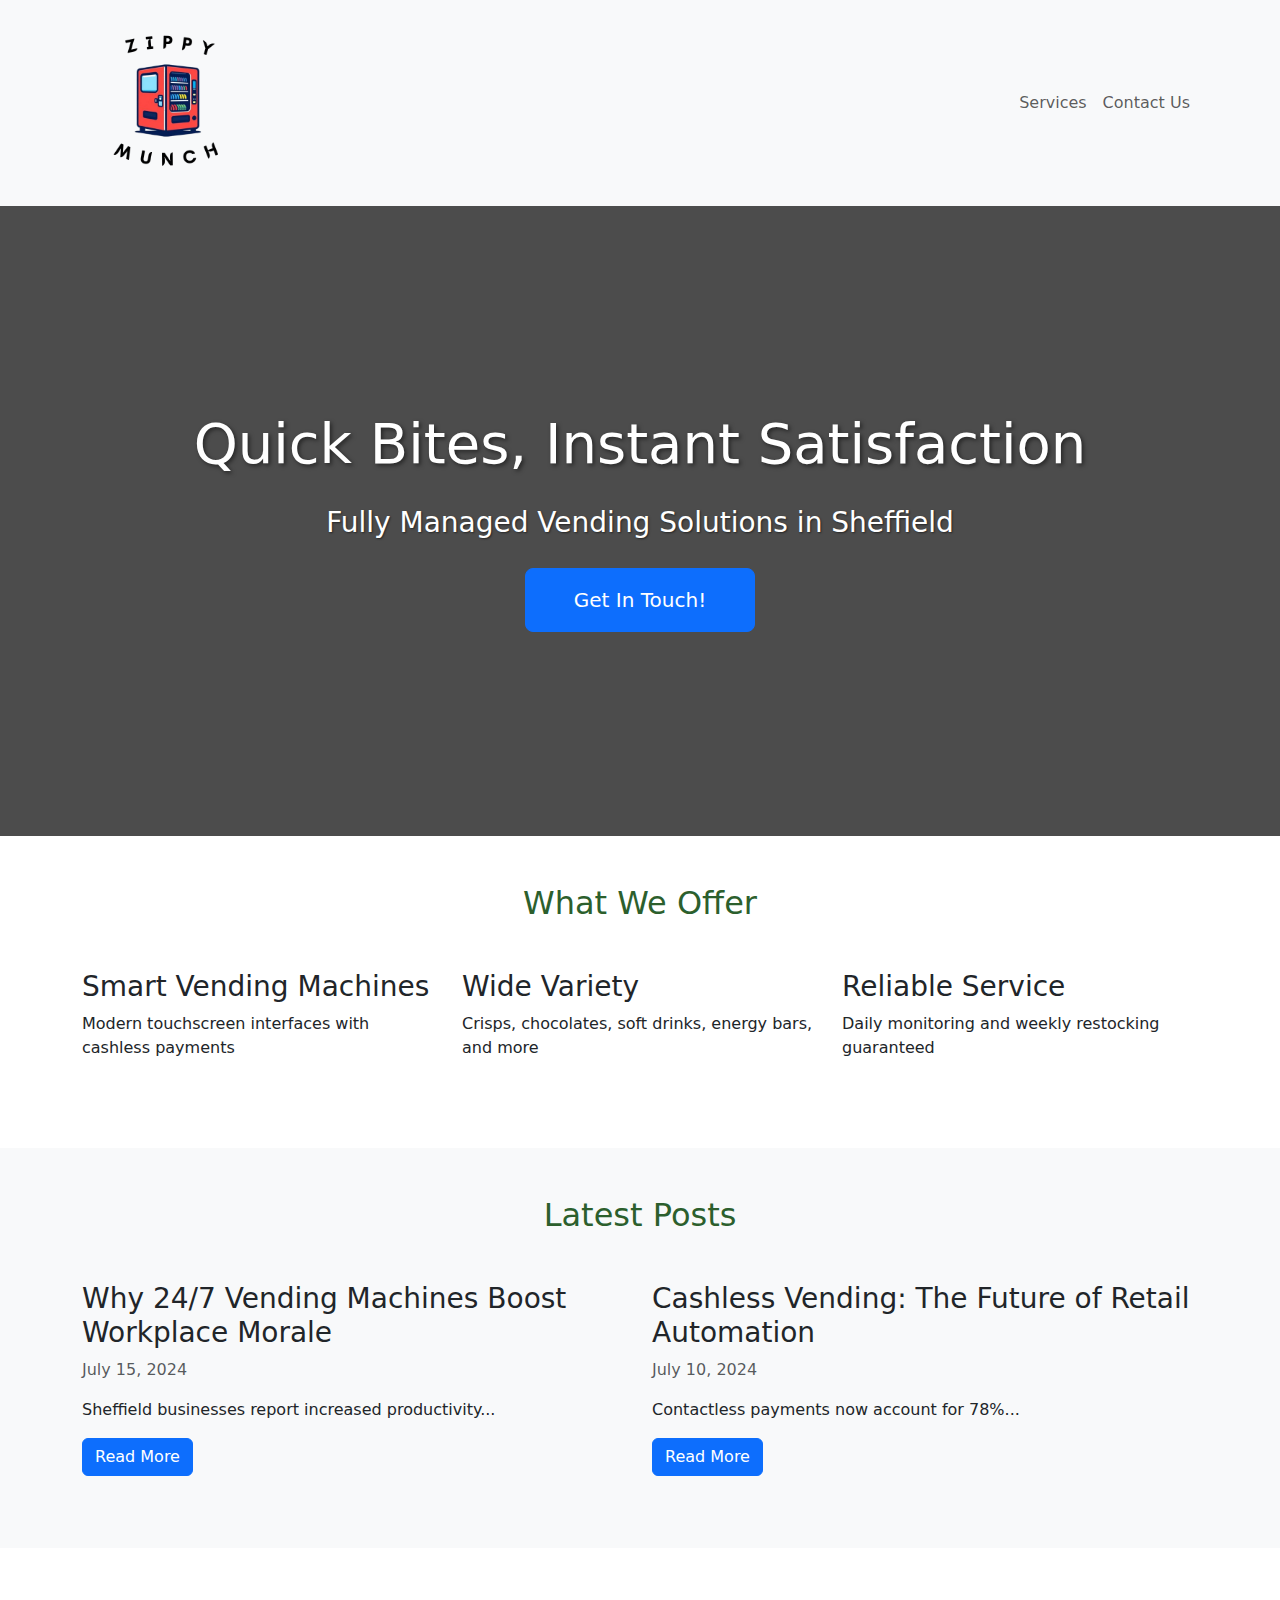
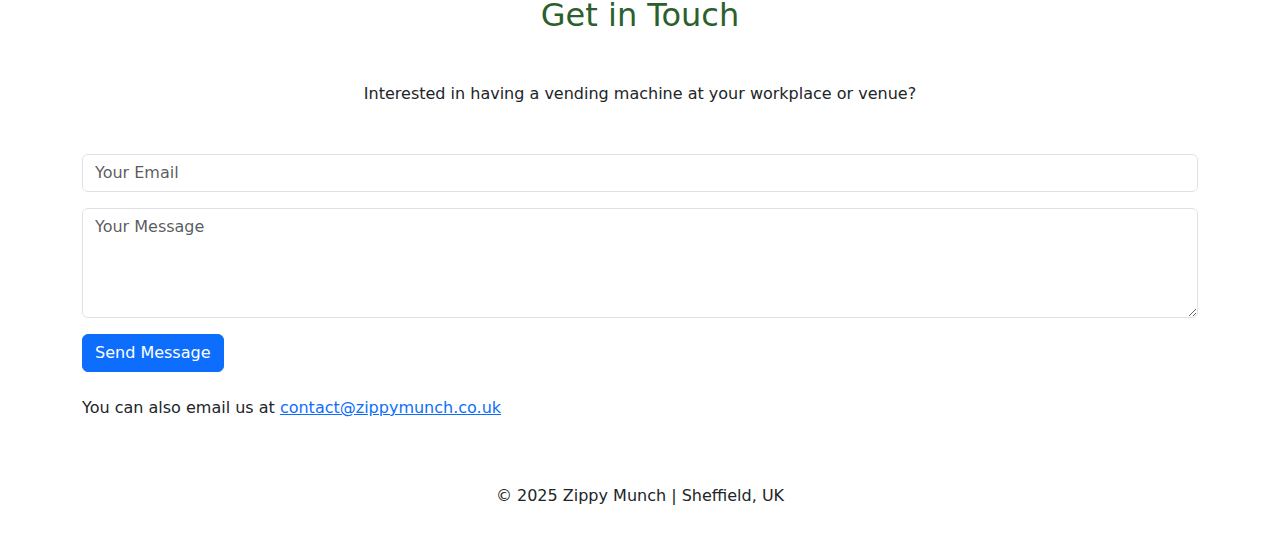
<file: index.html>
<!DOCTYPE html>
<html lang="en">
<head>
    <meta charset="UTF-8">
    <meta name="viewport" content="width=device-width, initial-scale=1.0">
    
    <!-- Primary Meta Tags -->
    <title>Zippy Munch | 24/7 Snack & Drink Vending Machines in Sheffield | Fully Managed Service</title>
    <meta name="description" content="Sheffield's premier 24/7 vending machine service. Stocking crisps, chocolates, cold drinks & snacks. Hassle-free installation, cashless payments & daily restocking. Serving offices, schools & public spaces across South Yorkshire.">

    <!-- Social Media Meta Tags -->
    <meta property="og:type" content="website">
    <meta property="og:title" content="Zippy Munch | 24/7 Vending Solutions in Sheffield">
    <meta property="og:description" content="Your late-night snack partner across Sheffield - Crisps, Drinks & Automated Service">
    <meta property="og:image" content="https://zippymunch.co.uk/hero.jpg">
    <meta property="og:url" content="https://zippymunch.co.uk">

    <!-- Twitter Card -->
    <meta name="twitter:card" content="summary_large_image">
    <meta name="twitter:title" content="Zippy Munch | Sheffield's Smart Vending Service">
    <meta name="twitter:description" content="24/7 snack & drink machines with cashless payments. Serving Sheffield since 2024.">
    <meta name="twitter:image" content="https://zippymunch.co.uk/logo.png">

    <!-- Geo Tags -->
    <meta name="geo.region" content="GB-SHF">
    <meta name="geo.placename" content="Sheffield">
    <meta name="ICBM" content="53.36113677218163,  -1.4005928585037573">

    <!-- Bootstrap CSS -->
    <link href="https://cdn.jsdelivr.net/npm/bootstrap@5.3.0/dist/css/bootstrap.min.css" rel="stylesheet">
    
    <!-- Schema.org Structured Data -->
    <script type="application/ld+json">
    {
        "@context": "https://schema.org",
        "@type": "LocalBusiness",
        "name": "Zippy Munch",
        "image": "https://zippymunch.co.uk/logo.png",
        "url": "https://zippymunch.co.uk",
        "telephone": "+447350680445",
        "address": {
            "@type": "PostalAddress",
            "addressLocality": "Sheffield",
            "postalCode": "S13 8LN",
            "streetAddress": "Richmond Hill Road"
        },
        "geo": {
            "@type": "GeoCoordinates",
            "latitude": 53.36113677218163,
            "longitude":  -1.4005928585037573
        },
        "openingHoursSpecification": {
            "@type": "OpeningHoursSpecification",
            "dayOfWeek": ["Monday","Tuesday","Wednesday","Thursday","Friday","Saturday","Sunday"],
            "opens": "00:00",
            "closes": "23:59"
        }
    }
    </script>

    <!-- Custom Styles -->
    <style>
        .brand-color { color: #2c5f2d; }
        
        .hero-section { 
            position: relative;
            min-height: 500px;
            height: 70vh;
            max-height: 800px;
            background: 
                linear-gradient(rgba(0,0,0,0.7), rgba(0,0,0,0.7)),
                url('https://raw.githubusercontent.com/zippymunch/zippymunch.co.uk/main/hero.jpg') center/cover;
            display: flex;
            align-items: center;
        }

        /* Mobile-first adjustments */
        @media (max-width: 768px) {
            .hero-section h1 {
                font-size: 2.2rem !important;
                padding: 0 15px;
            }
            
            .hero-section .lead {
                font-size: 1.2rem !important;
                padding: 0 20px;
            }
            
            .hero-section {
                background-position: 65% center;
            }
        }

        /* Large desktop optimization */
        @media (min-width: 1600px) {
            .hero-section {
                background-size: contain;
            }
        }

        .logo {
            transition: all 0.3s ease;
            width: auto;
            max-width: 250px;
        }

        @media (max-width: 992px) {
            .logo {
                max-width: 160px !important;
                padding: 8px 0;
            }
            
            .navbar {
                padding: 0.5rem 1rem;
            }
        }

        @media (max-width: 576px) {
            .logo {
                max-width: 120px !important;
            }
        }
    </style>
</head>
<body>
    <!-- Navbar -->
<nav class="navbar navbar-expand-lg navbar-light bg-light">
    <div class="container">
        <a class="navbar-brand" href="#">
            <img src="logo.png" 
                 alt="Zippy Munch" 
                 class="logo img-fluid"
                 style="max-width: 180px; height: auto;">
        </a>
        <button class="navbar-toggler" type="button" 
                data-bs-toggle="collapse" 
                data-bs-target="#navbarNav">
            <span class="navbar-toggler-icon"></span>
        </button>
            <div class="collapse navbar-collapse" id="navbarNav">
                <ul class="navbar-nav ms-auto">
                    <li class="nav-item"><a class="nav-link" href="#services">Services</a></li>
                    <li class="nav-item"><a class="nav-link" href="#contact">Contact Us</a></li>
                </ul>
            </div>
        </div>
    </nav>

<section class="hero-section" aria-label="Zippy Munch vending solutions">
    <div class="container text-white text-center px-3">
        <h1 class="display-4 mb-4" style="text-shadow: 2px 2px 4px rgba(0,0,0,0.5);">
            Quick Bites, Instant Satisfaction
        </h1>
        <p class="lead fs-3 mb-4" style="text-shadow: 1px 1px 2px rgba(0,0,0,0.5);">
            Fully Managed Vending Solutions in Sheffield
        </p>
        <a href="#contact" class="btn btn-primary btn-lg px-5 py-3">
            Get In Touch!
        </a>
    </div>
</section>

    <!-- Updated Services Section -->
    <section id="services" class="py-5">
        <div class="container">
            <h2 class="text-center mb-5 brand-color">What We Offer</h2>
            <div class="row">
                <div class="col-md-4 mb-4">
                    <h3>Smart Vending Machines</h3>
                    <p>Modern touchscreen interfaces with cashless payments</p>
                </div>
                <div class="col-md-4 mb-4">
                    <h3>Wide Variety</h3>
                    <p>Crisps, chocolates, soft drinks, energy bars, and more</p>
                </div>
                <div class="col-md-4 mb-4">
                    <h3>Reliable Service</h3>
                    <p>Daily monitoring and weekly restocking guaranteed</p>
                </div>
            </div>
        </div>
    </section>

<section id="blog" class="bg-light py-5">
    <div class="container">
        <h2 class="text-center mb-5 brand-color">Latest Posts</h2>
        <div class="row">
            <!-- Blog Post 1 -->
            <article class="col-md-6 mb-4">
                <h3>Why 24/7 Vending Machines Boost Workplace Morale</h3>
                <p class="text-muted">July 15, 2024</p>
                <p>Sheffield businesses report increased productivity...</p>
                <a href="blog/post-1.html" class="btn btn-primary">Read More</a>
            </article>

            <!-- Blog Post 2 -->
            <article class="col-md-6 mb-4">
                <h3>Cashless Vending: The Future of Retail Automation</h3>
                <p class="text-muted">July 10, 2024</p>
                <p>Contactless payments now account for 78%...</p>
                <a href="blog/post-2.html" class="btn btn-primary">Read More</a>
            </article>
        </div>
    </div>
</section>

    <!-- Contact Form -->
    <section id="contact" class="py-5">
        <div class="container">
            <h2 class="text-center mb-5 brand-color">Get in Touch</h2>
            <p class="text-center mb-5">Interested in having a vending machine at your workplace or venue?</p>
            <form action="https://formspree.io/f/xpwpewnp" method="POST">
                <div class="mb-3">
                    <input type="email" name="email" class="form-control" placeholder="Your Email" required>
                </div>
                <div class="mb-3">
                    <textarea class="form-control" name="message" rows="4" placeholder="Your Message" required></textarea>
                </div>
                <button type="submit" class="btn btn-primary">Send Message</button>
            </form>
            &nbsp;
             <p>You can also email us at <a href="mailto:contact@zippymunch.co.uk">contact@zippymunch.co.uk</a></p>
        </div>
    </section>
     <footer class="text-center mb-5">
    <p>&copy; 2025 Zippy Munch | Sheffield, UK</p>
  </footer>
<script src="https://cdn.jsdelivr.net/npm/bootstrap@5.3.0/dist/js/bootstrap.bundle.min.js"></script>
</body>
</html>
</file>
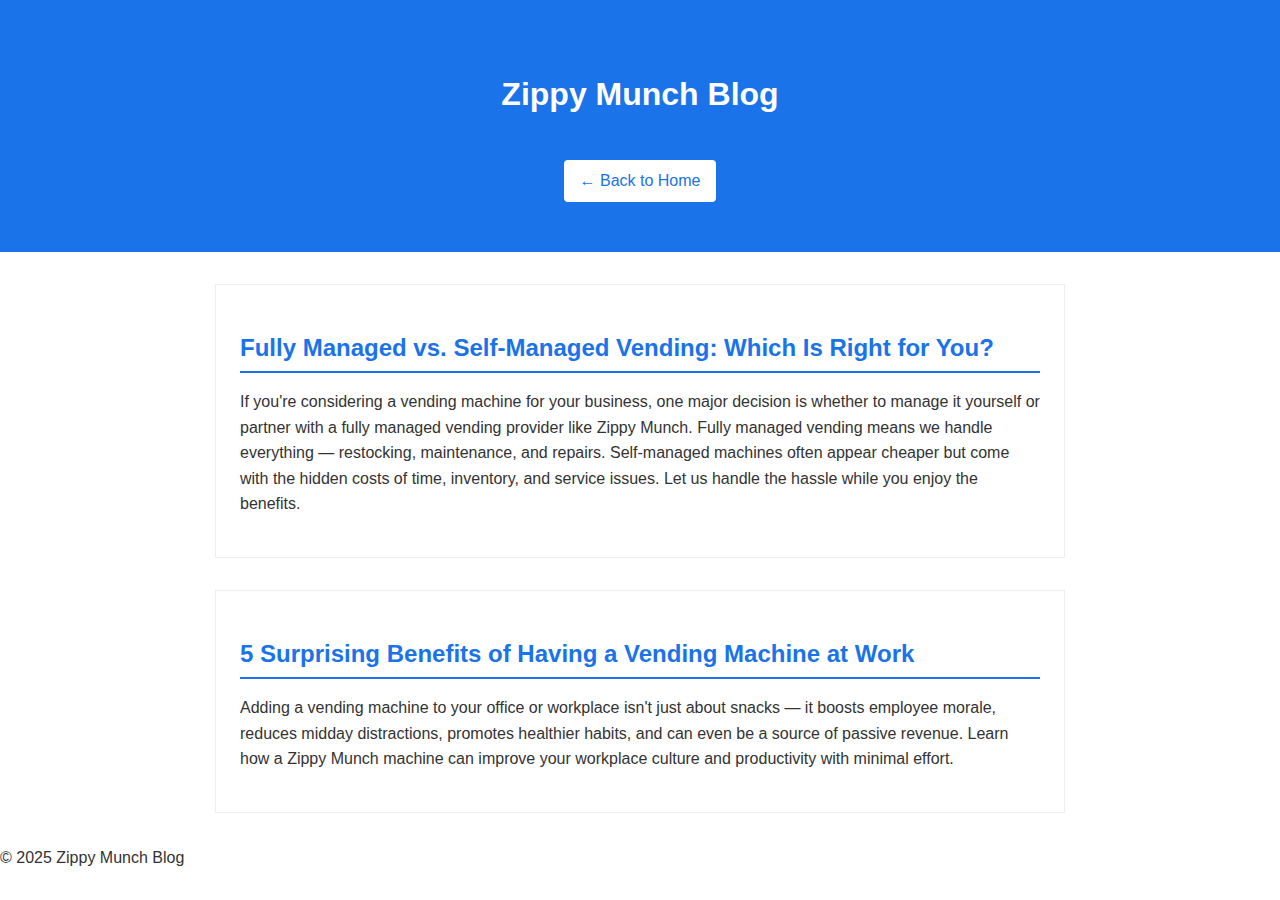
<file: blog.html>
<!DOCTYPE html>
<html lang="en">
<head>
  <meta charset="UTF-8" />
  <meta name="viewport" content="width=device-width, initial-scale=1.0"/>
  <title>Zippy Munch Blog</title>
  <link rel="stylesheet" href="styles.css" />
</head>
<body>
  <header>
    <h1>Zippy Munch Blog</h1>
    <a href="index.html" class="back-home">← Back to Home</a>
  </header>

  <section class="blog-post">
    <h2>Fully Managed vs. Self-Managed Vending: Which Is Right for You?</h2>
    <p>If you're considering a vending machine for your business, one major decision is whether to manage it yourself or partner with a fully managed vending provider like Zippy Munch. Fully managed vending means we handle everything — restocking, maintenance, and repairs. Self-managed machines often appear cheaper but come with the hidden costs of time, inventory, and service issues. Let us handle the hassle while you enjoy the benefits.</p>
  </section>

  <section class="blog-post">
    <h2>5 Surprising Benefits of Having a Vending Machine at Work</h2>
    <p>Adding a vending machine to your office or workplace isn't just about snacks — it boosts employee morale, reduces midday distractions, promotes healthier habits, and can even be a source of passive revenue. Learn how a Zippy Munch machine can improve your workplace culture and productivity with minimal effort.</p>
  </section>

  <footer>
    <p>&copy; 2025 Zippy Munch Blog</p>
  </footer>
</body>
</html>
</file>
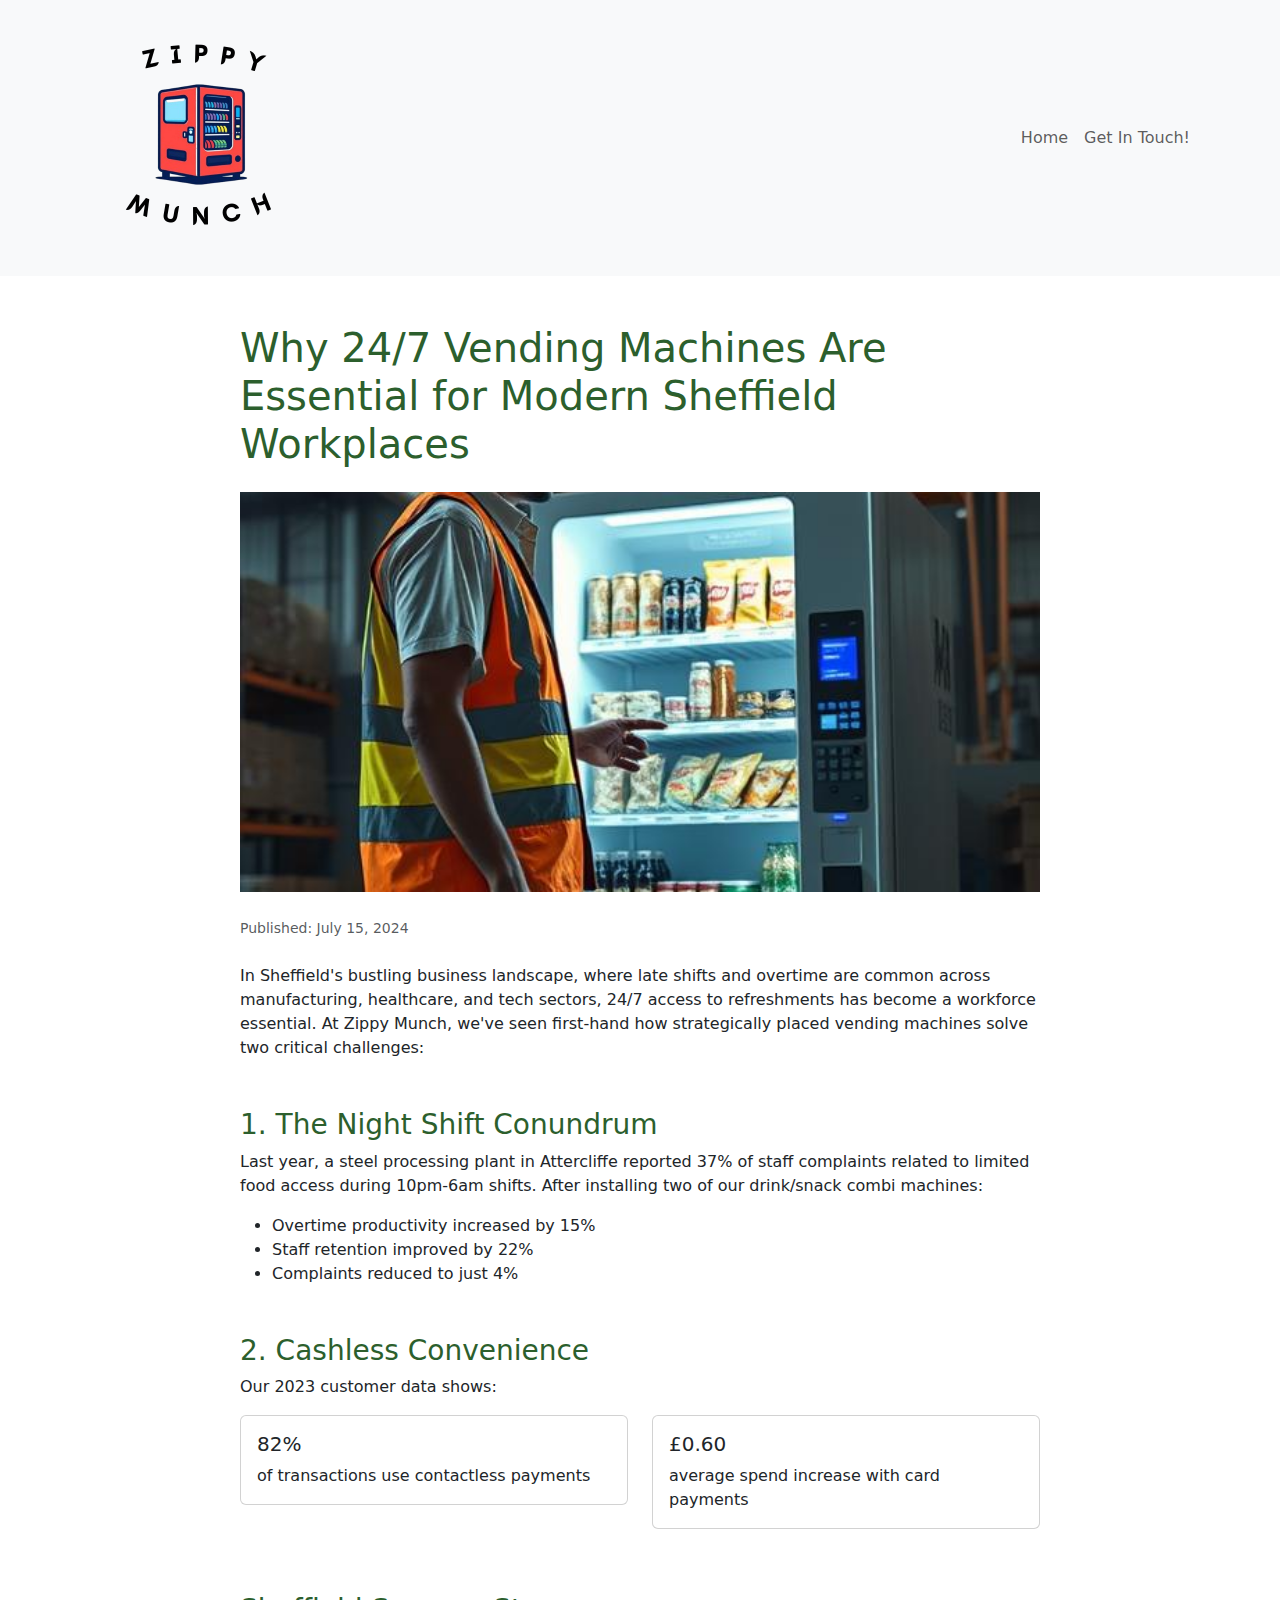
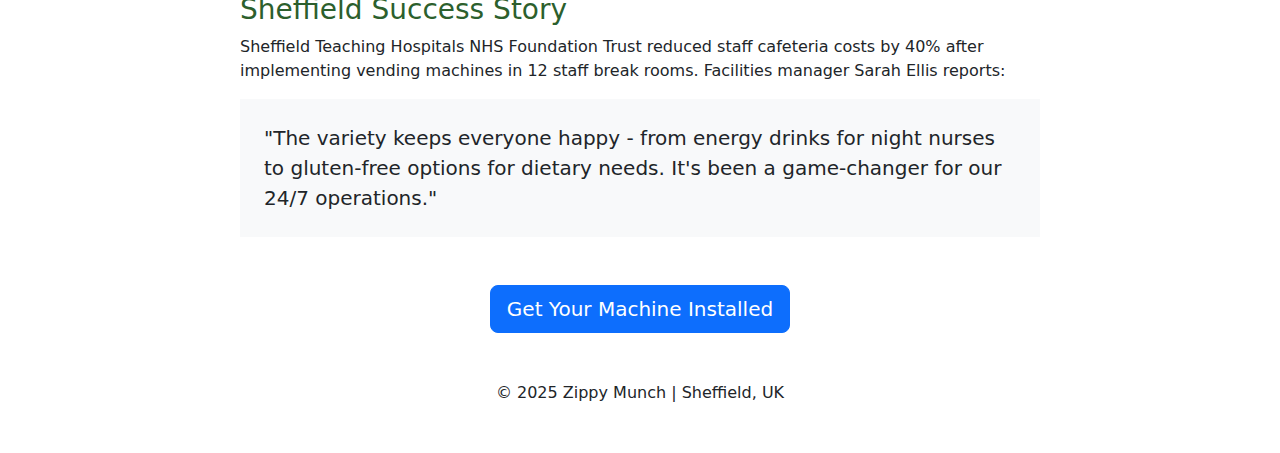
<file: blog/post-1.html>
<!DOCTYPE html>
<html lang="en">
<head>
    <meta charset="UTF-8">
    <meta name="viewport" content="width=device-width, initial-scale=1.0">
    <title>Zippy Munch Blog | Why 24/7 Vending Machines Boost Workplace Morale</title>
    <link href="https://cdn.jsdelivr.net/npm/bootstrap@5.3.0/dist/css/bootstrap.min.css" rel="stylesheet">
    <style>
        .brand-color { color: #2c5f2d; }
        .blog-content { max-width: 800px; margin: 0 auto; }
        .blog-img { max-height: 400px; object-fit: cover; }
         /* Default logo styles */
.logo {
    transition: all 0.3s ease;
    width: auto;
    max-width: 250px; /* Desktop size */
}

/* Mobile-specific adjustments */
@media (max-width: 992px) {
    .logo {
        max-width: 160px !important;
        padding: 8px 0;
    }
    
    .navbar {
        padding: 0.5rem 1rem;
    }
}

@media (max-width: 576px) {
    .logo {
        max-width: 120px !important;
    }
}
    </style>
</head>
<body>
    <!-- Navbar (Copy from your index.html) -->

    <nav class="navbar navbar-expand-lg navbar-light bg-light">
        <div class="container">
            <a class="navbar-brand" href="#">
                <img src="../logo.png" alt="Zippy Munch Logo" class="logo">
            </a>
            <button class="navbar-toggler" type="button" data-bs-toggle="collapse" data-bs-target="#navbarNav">
                <span class="navbar-toggler-icon"></span>
            </button>
            <div class="collapse navbar-collapse" id="navbarNav">
                <ul class="navbar-nav ms-auto">
                    <li class="nav-item"><a class="nav-link" href="../index.html">Home</a></li>
                    <li class="nav-item"><a class="nav-link" href="../index.html#contact">Get In Touch!</a></li>
                </ul>
            </div>
        </div>
    </nav>

    <main class="container py-5">
        <article class="blog-content">
            <h1 class="mb-4 brand-color">Why 24/7 Vending Machines Are Essential for Modern Sheffield Workplaces</h1>
            <img src="../images/vending-machine-in-warehouse.jpg" class="w-100 mb-4 blog-img" alt="Vending machine in industrial setting">
            <div class="mb-4 text-muted">
                <small>Published: July 15, 2024</small>
            </div>
            
            <p>In Sheffield's bustling business landscape, where late shifts and overtime are common across manufacturing, healthcare, and tech sectors, 24/7 access to refreshments has become a workforce essential. At Zippy Munch, we've seen first-hand how strategically placed vending machines solve two critical challenges:</p>

            <h3 class="mt-5 brand-color">1. The Night Shift Conundrum</h3>
            <p>Last year, a steel processing plant in Attercliffe reported 37% of staff complaints related to limited food access during 10pm-6am shifts. After installing two of our drink/snack combi machines:</p>
            <ul>
                <li>Overtime productivity increased by 15%</li>
                <li>Staff retention improved by 22%</li>
                <li>Complaints reduced to just 4%</li>
            </ul>

            <h3 class="mt-5 brand-color">2. Cashless Convenience</h3>
            <p>Our 2023 customer data shows:</p>
            <div class="row">
                <div class="col-md-6">
                    <div class="card mb-3">
                        <div class="card-body">
                            <h5 class="card-title">82%</h5>
                            <p class="card-text">of transactions use contactless payments</p>
                        </div>
                    </div>
                </div>
                <div class="col-md-6">
                    <div class="card mb-3">
                        <div class="card-body">
                            <h5 class="card-title">£0.60</h5>
                            <p class="card-text">average spend increase with card payments</p>
                        </div>
                    </div>
                </div>
            </div>

            <h3 class="mt-5 brand-color">Sheffield Success Story</h3>
            <p>Sheffield Teaching Hospitals NHS Foundation Trust reduced staff cafeteria costs by 40% after implementing vending machines in 12 staff break rooms. Facilities manager Sarah Ellis reports:</p>
            <blockquote class="blockquote bg-light p-4">
                <p>"The variety keeps everyone happy - from energy drinks for night nurses to gluten-free options for dietary needs. It's been a game-changer for our 24/7 operations."</p>
            </blockquote>

            <div class="text-center mt-5">
                <a href="../index.html#contact" class="btn btn-primary btn-lg">Get Your Machine Installed</a>
            </div>
        </article>
    </main>
 <footer class="text-center mb-5">
    <p>&copy; 2025 Zippy Munch | Sheffield, UK</p>
  </footer>
    <script src="https://cdn.jsdelivr.net/npm/bootstrap@5.3.0/dist/js/bootstrap.bundle.min.js"></script>
</body>
</html>
</file>
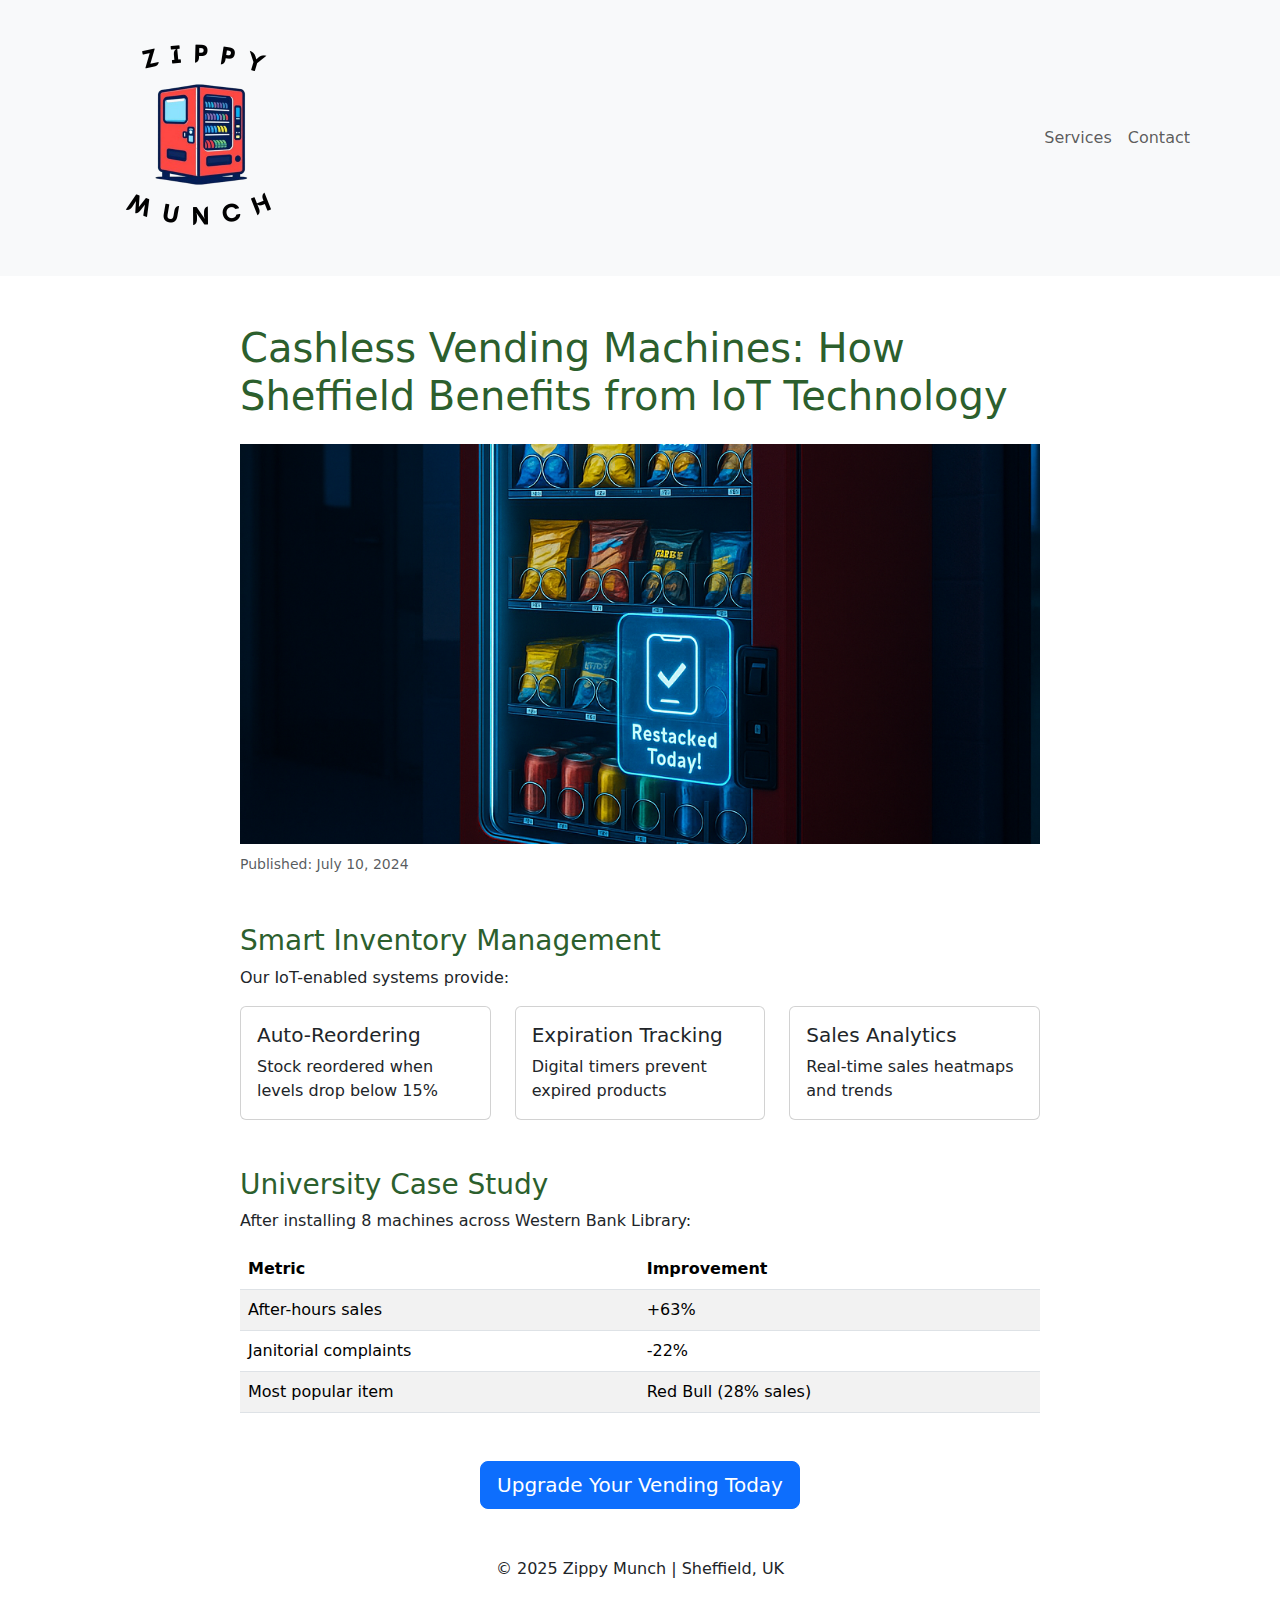
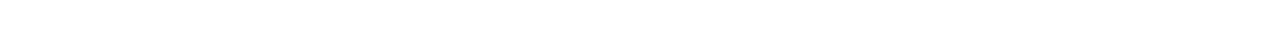
<file: blog/post-2.html>
<!DOCTYPE html>
<html lang="en">
<head>
    <meta charset="UTF-8">
    <meta name="viewport" content="width=device-width, initial-scale=1.0">
    <title>Zippy Munch Blog | Cashless Vending: The Future of Retail Automation</title>
    <link href="https://cdn.jsdelivr.net/npm/bootstrap@5.3.0/dist/css/bootstrap.min.css" rel="stylesheet">
    <style>
        .brand-color { color: #2c5f2d; }
        .blog-content { max-width: 800px; margin: 0 auto; }
        .blog-img { max-height: 400px; object-fit: cover; }
        /* Default logo styles */
.logo {
    transition: all 0.3s ease;
    width: auto;
    max-width: 250px; /* Desktop size */
}

/* Mobile-specific adjustments */
@media (max-width: 992px) {
    .logo {
        max-width: 160px !important;
        padding: 8px 0;
    }
    
    .navbar {
        padding: 0.5rem 1rem;
    }
}

@media (max-width: 576px) {
    .logo {
        max-width: 120px !important;
    }
}
    </style>
</head>
<body>
    <!-- Navbar (Same as post1.html) -->
        <nav class="navbar navbar-expand-lg navbar-light bg-light">
        <div class="container">
            <a class="navbar-brand" href="#">
                <img src="../logo.png" alt="Zippy Munch Logo" class="logo">
            </a>
            <button class="navbar-toggler" type="button" data-bs-toggle="collapse" data-bs-target="#navbarNav">
                <span class="navbar-toggler-icon"></span>
            </button>
            <div class="collapse navbar-collapse" id="navbarNav">
                <ul class="navbar-nav ms-auto">
                      <li class="nav-item"><a class="nav-link" href="../index.html#services">Services</a></li>
                    <li class="nav-item"><a class="nav-link" href="../index.html#contact">Contact</a></li>
                </ul>
            </div>
        </div>
    </nav>

    <main class="container py-5">
        <article class="blog-content">
            <h1 class="mb-4 brand-color">Cashless Vending Machines: How Sheffield Benefits from IoT Technology</h1>
            <img src="../images/modern-vending-machine.png" class="w-100 mb-2 blog-img" alt="Modern vending machine interface">
            <div class="mb-4 text-muted">
                <small>Published: July 10, 2024</small>
            </div>

            <h3 class="mt-5 brand-color">Smart Inventory Management</h3>
            <p>Our IoT-enabled systems provide:</p>
            <div class="row row-cols-1 row-cols-md-3 g-4">
                <div class="col">
                    <div class="card h-100">
                        <div class="card-body">
                            <h5 class="card-title">Auto-Reordering</h5>
                            <p class="card-text">Stock reordered when levels drop below 15%</p>
                        </div>
                    </div>
                </div>
                <div class="col">
                    <div class="card h-100">
                        <div class="card-body">
                            <h5 class="card-title">Expiration Tracking</h5>
                            <p class="card-text">Digital timers prevent expired products</p>
                        </div>
                    </div>
                </div>
                <div class="col">
                    <div class="card h-100">
                        <div class="card-body">
                            <h5 class="card-title">Sales Analytics</h5>
                            <p class="card-text">Real-time sales heatmaps and trends</p>
                        </div>
                    </div>
                </div>
            </div>

            <h3 class="mt-5 brand-color">University Case Study</h3>
            <p>After installing 8 machines across Western Bank Library:</p>
            <table class="table table-striped">
                <thead>
                    <tr>
                        <th>Metric</th>
                        <th>Improvement</th>
                    </tr>
                </thead>
                <tbody>
                    <tr>
                        <td>After-hours sales</td>
                        <td>+63%</td>
                    </tr>
                    <tr>
                        <td>Janitorial complaints</td>
                        <td>-22%</td>
                    </tr>
                    <tr>
                        <td>Most popular item</td>
                        <td>Red Bull (28% sales)</td>
                    </tr>
                </tbody>
            </table>


            <div class="text-center mt-5">
                <a href="../index.html#contact" class="btn btn-primary btn-lg">Upgrade Your Vending Today</a>
            </div>
        </article>
    </main>
 <footer class="text-center mb-5">
    <p>&copy; 2025 Zippy Munch | Sheffield, UK</p>
  </footer>
    <script src="https://cdn.jsdelivr.net/npm/bootstrap@5.3.0/dist/js/bootstrap.bundle.min.js"></script>
</body>
</html>
</file>
<file: styles.css>
body {
  font-family: 'Segoe UI', sans-serif;
  margin: 0;
  padding: 0;
  background: #ffffff;
  color: #333;
  line-height: 1.6;
}

header {
  text-align: center;
  background-color: #1a73e8; /* changed from #ff4b4b */
  color: white;
  padding: 3rem 1rem;
}

.logo {
  max-width: 100px;
  margin-bottom: 1rem;
  border-radius: 50%;
  box-shadow: 0 4px 10px rgba(0, 0, 0, 0.2);
}

.blog-link, .back-home {
  display: inline-block;
  margin-top: 1rem;
  background-color: white;
  color: #1a73e8;
  padding: 0.5rem 1rem;
  border: 2px solid #1a73e8;
  border-radius: 6px;
  text-decoration: none;
  transition: background 0.3s ease;
}

.blog-link:hover, .back-home:hover {
  background-color: #1a73e8;
  color: white;
}

h2 {
  color: #1a73e8;
  border-bottom: 2px solid #1a73e8;
  padding-bottom: 0.25rem;
  margin-bottom: 1rem;
}

button {
  background-color: #1a73e8;
  color: white;
  border: none;
  padding: 0.75rem;
  font-size: 1rem;
  border-radius: 8px;
  cursor: pointer;
  transition: background 0.3s ease;
}

button:hover {
  background-color: #0f5ec5;
}

/* === Section Styling === */
section {
  padding: 2rem 1.5rem;
  max-width: 1000px;
  margin: auto;
}

/* === Gallery Section === */
.gallery-grid {
  display: grid;
  grid-template-columns: repeat(auto-fit, minmax(250px, 1fr));
  gap: 1.5rem;
  margin-top: 1rem;
}

.gallery-grid img {
  width: 100%;
  border-radius: 10px;
  box-shadow: 0 4px 15px rgba(0, 0, 0, 0.1);
  transition: transform 0.3s ease;
}

.gallery-grid img:hover {
  transform: scale(1.05);
}

/* === Services List with Icons === */
.services ul {
  list-style: none;
  padding: 0;
}

.services li {
  padding: 0.5rem 0;
  font-size: 1.1rem;
}

.services i {
  color: #1a73e8;
  margin-right: 0.5rem;
}

/* === Testimonials === */
.testimonials {
  background-color: #f9f9f9;
  padding: 2rem 1.5rem;
  margin-top: 2rem;
  border-radius: 8px;
}

.testimonial-box {
  background: white;
  border-left: 5px solid #1a73e8;
  margin-bottom: 1.5rem;
  padding: 1rem;
  box-shadow: 0 4px 10px rgba(0, 0, 0, 0.05);
}

/* === Blog Styling === */
.blog-post {
  max-width: 800px;
  margin: 2rem auto;
  padding: 1.5rem;
  background: #ffffff;
  border: 1px solid #eee
</file>
